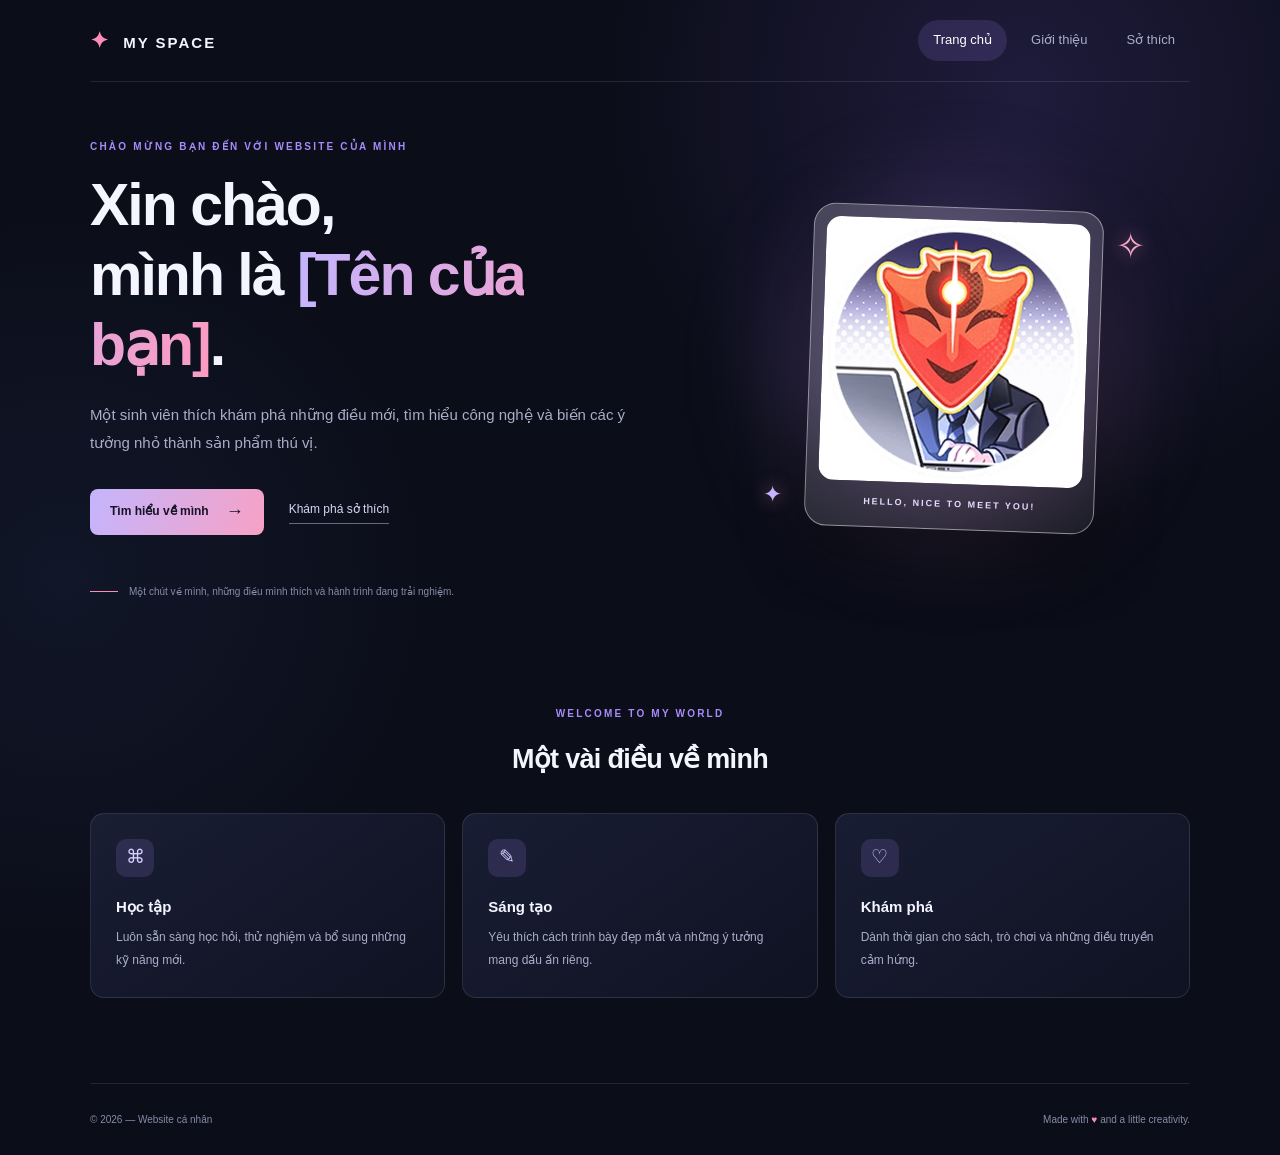
<file: index.html>
<!DOCTYPE html>
<html lang="vi">
<head>
  <meta charset="UTF-8">
  <meta name="viewport" content="width=device-width, initial-scale=1.0">
  <meta name="description" content="Website giới thiệu bản thân.">
  <title>Trang chủ | Góc nhỏ của mình</title>
  <link rel="stylesheet" href="style.css">
</head>
<body>
  <header class="site-header">
    <a class="brand" href="index.html"><span class="brand-mark">✦</span> MY SPACE</a>
    <nav class="nav" aria-label="Điều hướng chính">
      <a class="active" href="index.html">Trang chủ</a>
      <a href="about.html">Giới thiệu</a>
      <a href="hobbies.html">Sở thích</a>
    </nav>
  </header>

  <main>
    <section class="hero page-width">
      <div class="hero-copy">
        <p class="eyebrow"><span class="status-dot"></span> CHÀO MỪNG BẠN ĐẾN VỚI WEBSITE CỦA MÌNH</p>
        <h1>Xin chào,<br>mình là <span class="gradient-text">[Tên của bạn]</span>.</h1>
        <p class="lead">Một sinh viên thích khám phá những điều mới, tìm hiểu công nghệ và biến các ý tưởng nhỏ thành sản phẩm thú vị.</p>
        <div class="hero-actions">
          <a class="button primary" href="about.html">Tìm hiểu về mình <span>→</span></a>
          <a class="text-link" href="hobbies.html">Khám phá sở thích</a>
        </div>
        <div class="mini-note"><span class="note-line"></span> Một chút về mình, những điều mình thích và hành trình đang trải nghiệm.</div>
      </div>

      <div class="portrait-wrap">
        <div class="portrait-glow"></div>
        <div class="portrait-card">
          <img src="avatar.webp" alt="Ảnh đại diện của mình">
          <span class="portrait-caption">HELLO, NICE TO MEET YOU!</span>
        </div>
        <span class="orbit orbit-one">✧</span>
        <span class="orbit orbit-two">✦</span>
      </div>
    </section>

    <section class="quick-section page-width">
      <div class="section-heading">
        <p class="eyebrow">WELCOME TO MY WORLD</p>
        <h2>Một vài điều về mình</h2>
      </div>
      <div class="quick-grid">
        <article class="info-card">
          <span class="card-icon">⌘</span>
          <h3>Học tập</h3>
          <p>Luôn sẵn sàng học hỏi, thử nghiệm và bổ sung những kỹ năng mới.</p>
        </article>
        <article class="info-card">
          <span class="card-icon">✎</span>
          <h3>Sáng tạo</h3>
          <p>Yêu thích cách trình bày đẹp mắt và những ý tưởng mang dấu ấn riêng.</p>
        </article>
        <article class="info-card">
          <span class="card-icon">♡</span>
          <h3>Khám phá</h3>
          <p>Dành thời gian cho sách, trò chơi và những điều truyền cảm hứng.</p>
        </article>
      </div>
    </section>
  </main>

  <footer class="site-footer page-width">
    <span>© 2026 — Website cá nhân</span>
    <span>Made with <b>♥</b> and a little creativity.</span>
  </footer>
</body>
</html>
</file>
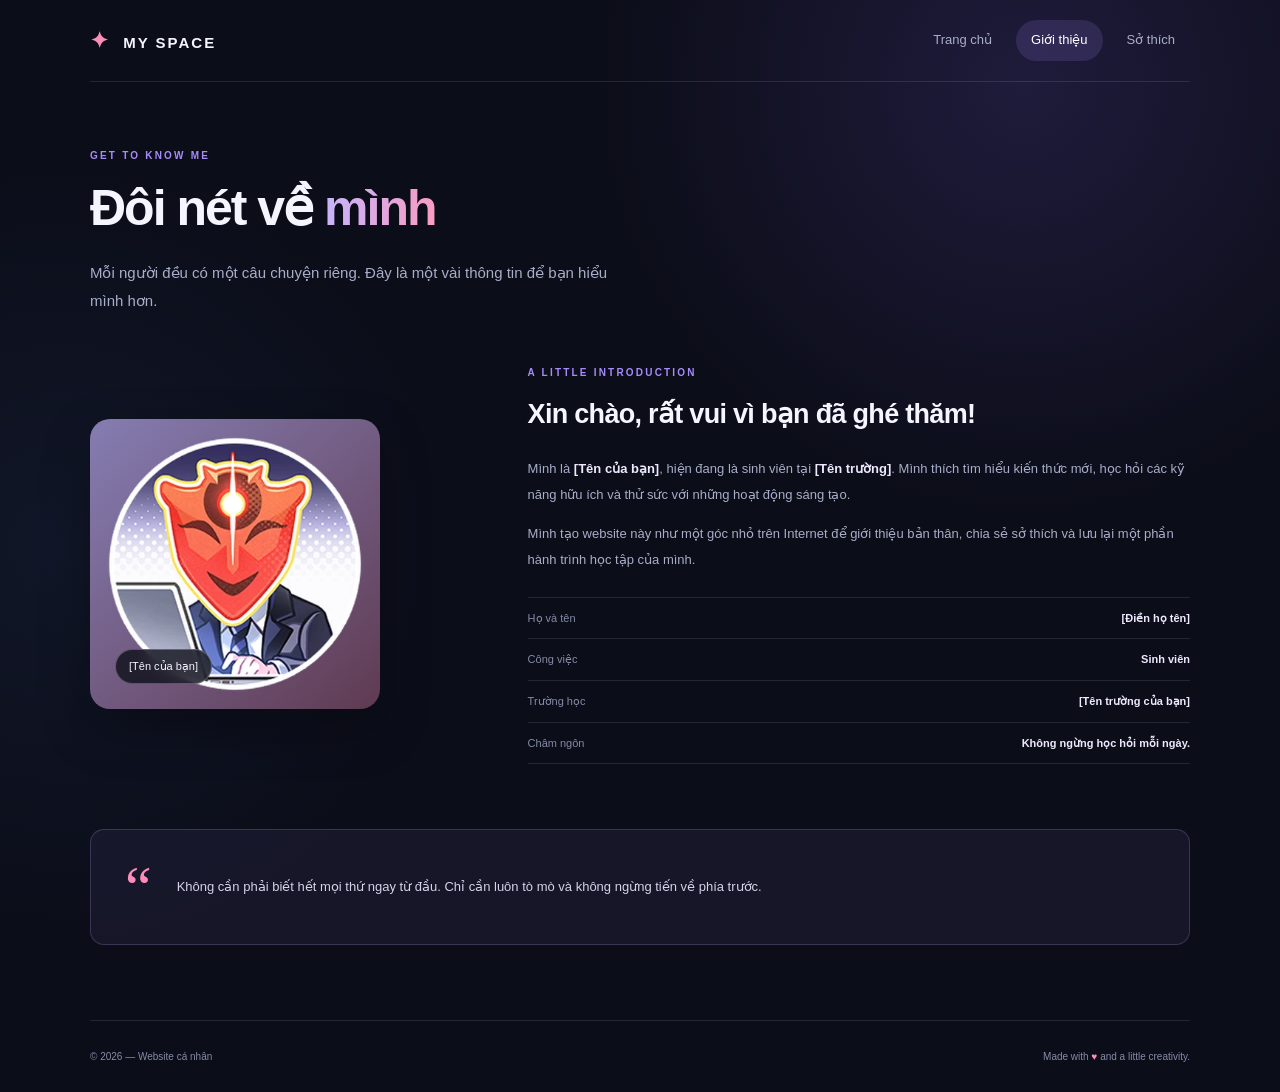
<file: about.html>
<!DOCTYPE html>
<html lang="vi">
<head>
  <meta charset="UTF-8">
  <meta name="viewport" content="width=device-width, initial-scale=1.0">
  <meta name="description" content="Thông tin giới thiệu bản thân.">
  <title>Giới thiệu | Góc nhỏ của mình</title>
  <link rel="stylesheet" href="style.css">
</head>
<body>
  <header class="site-header">
    <a class="brand" href="index.html"><span class="brand-mark">✦</span> MY SPACE</a>
    <nav class="nav" aria-label="Điều hướng chính">
      <a href="index.html">Trang chủ</a>
      <a class="active" href="about.html">Giới thiệu</a>
      <a href="hobbies.html">Sở thích</a>
    </nav>
  </header>

  <main class="page-width subpage">
    <section class="page-intro">
      <p class="eyebrow">GET TO KNOW ME</p>
      <h1>Đôi nét về <span class="gradient-text">mình</span></h1>
      <p class="lead">Mỗi người đều có một câu chuyện riêng. Đây là một vài thông tin để bạn hiểu mình hơn.</p>
    </section>

    <section class="about-layout">
      <div class="about-photo">
        <img src="avatar.webp" alt="Ảnh đại diện của mình">
        <div class="photo-tag">[Tên của bạn]</div>
      </div>
      <div class="about-content">
        <p class="eyebrow">A LITTLE INTRODUCTION</p>
        <h2>Xin chào, rất vui vì bạn đã ghé thăm!</h2>
        <p>Mình là <strong>[Tên của bạn]</strong>, hiện đang là sinh viên tại <strong>[Tên trường]</strong>. Mình thích tìm hiểu kiến thức mới, học hỏi các kỹ năng hữu ích và thử sức với những hoạt động sáng tạo.</p>
        <p>Mình tạo website này như một góc nhỏ trên Internet để giới thiệu bản thân, chia sẻ sở thích và lưu lại một phần hành trình học tập của mình.</p>
        <div class="detail-list">
          <div><span>Họ và tên</span><strong>[Điền họ tên]</strong></div>
          <div><span>Công việc</span><strong>Sinh viên</strong></div>
          <div><span>Trường học</span><strong>[Tên trường của bạn]</strong></div>
          <div><span>Châm ngôn</span><strong>Không ngừng học hỏi mỗi ngày.</strong></div>
        </div>
      </div>
    </section>

    <section class="quote-card">
      <span class="quote-mark">“</span>
      <p>Không cần phải biết hết mọi thứ ngay từ đầu. Chỉ cần luôn tò mò và không ngừng tiến về phía trước.</p>
    </section>
  </main>

  <footer class="site-footer page-width">
    <span>© 2026 — Website cá nhân</span>
    <span>Made with <b>♥</b> and a little creativity.</span>
  </footer>
</body>
</html>
</file>
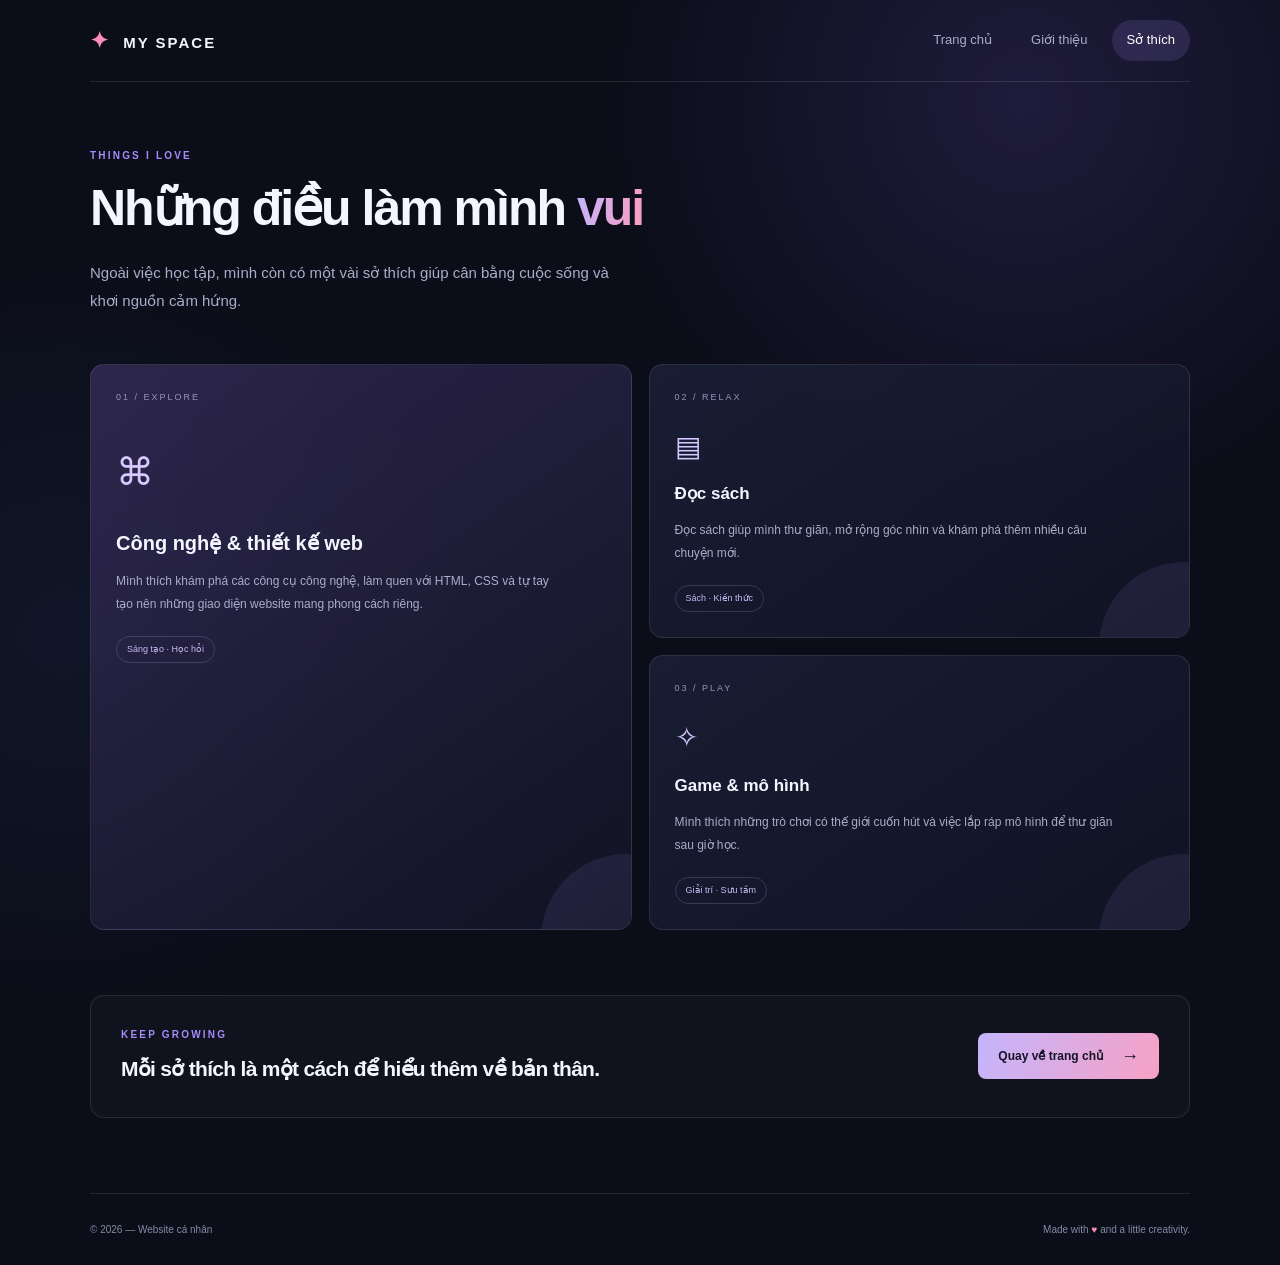
<file: hobbies.html>
<!DOCTYPE html>
<html lang="vi">
<head>
  <meta charset="UTF-8">
  <meta name="viewport" content="width=device-width, initial-scale=1.0">
  <meta name="description" content="Những sở thích và hoạt động yêu thích.">
  <title>Sở thích | Góc nhỏ của mình</title>
  <link rel="stylesheet" href="style.css">
</head>
<body>
  <header class="site-header">
    <a class="brand" href="index.html"><span class="brand-mark">✦</span> MY SPACE</a>
    <nav class="nav" aria-label="Điều hướng chính">
      <a href="index.html">Trang chủ</a>
      <a href="about.html">Giới thiệu</a>
      <a class="active" href="hobbies.html">Sở thích</a>
    </nav>
  </header>

  <main class="page-width subpage">
    <section class="page-intro">
      <p class="eyebrow">THINGS I LOVE</p>
      <h1>Những điều làm mình <span class="gradient-text">vui</span></h1>
      <p class="lead">Ngoài việc học tập, mình còn có một vài sở thích giúp cân bằng cuộc sống và khơi nguồn cảm hứng.</p>
    </section>

    <section class="hobby-grid">
      <article class="hobby-card hobby-featured">
        <div class="hobby-number">01 / EXPLORE</div>
        <div class="hobby-symbol">⌘</div>
        <h2>Công nghệ & thiết kế web</h2>
        <p>Mình thích khám phá các công cụ công nghệ, làm quen với HTML, CSS và tự tay tạo nên những giao diện website mang phong cách riêng.</p>
        <span class="tag">Sáng tạo · Học hỏi</span>
      </article>
      <article class="hobby-card">
        <div class="hobby-number">02 / RELAX</div>
        <div class="hobby-symbol">▤</div>
        <h2>Đọc sách</h2>
        <p>Đọc sách giúp mình thư giãn, mở rộng góc nhìn và khám phá thêm nhiều câu chuyện mới.</p>
        <span class="tag">Sách · Kiến thức</span>
      </article>
      <article class="hobby-card">
        <div class="hobby-number">03 / PLAY</div>
        <div class="hobby-symbol">✧</div>
        <h2>Game & mô hình</h2>
        <p>Mình thích những trò chơi có thế giới cuốn hút và việc lắp ráp mô hình để thư giãn sau giờ học.</p>
        <span class="tag">Giải trí · Sưu tầm</span>
      </article>
    </section>

    <section class="bottom-note">
      <div>
        <p class="eyebrow">KEEP GROWING</p>
        <h2>Mỗi sở thích là một cách để hiểu thêm về bản thân.</h2>
      </div>
      <a class="button primary" href="index.html">Quay về trang chủ <span>→</span></a>
    </section>
  </main>

  <footer class="site-footer page-width">
    <span>© 2026 — Website cá nhân</span>
    <span>Made with <b>♥</b> and a little creativity.</span>
  </footer>
</body>
</html>
</file>
<file: style.css>
:root {
  --bg: #0b0d18;
  --panel: #14182a;
  --panel-light: #1b2037;
  --text: #f4f5ff;
  --muted: #a8aec9;
  --purple: #a78bfa;
  --pink: #fb8db8;
  --line: rgba(255,255,255,.10);
}

* { box-sizing: border-box; }
html { scroll-behavior: smooth; }
body {
  margin: 0;
  min-height: 100vh;
  color: var(--text);
  background:
    radial-gradient(circle at 80% 8%, rgba(122, 91, 220, .18), transparent 27rem),
    radial-gradient(circle at 5% 50%, rgba(69, 104, 185, .10), transparent 25rem),
    var(--bg);
  font-family: 'Segoe UI', Arial, sans-serif;
  line-height: 1.7;
}
a { color: inherit; text-decoration: none; }
.page-width { width: min(1100px, calc(100% - 48px)); margin-inline: auto; }
.site-header {
  width: min(1100px, calc(100% - 48px));
  height: 82px;
  margin: 0 auto;
  display: flex;
  align-items: center;
  justify-content: space-between;
  border-bottom: 1px solid var(--line);
}
.brand { font-size: 15px; font-weight: 800; letter-spacing: 2px; }
.brand-mark { color: var(--pink); font-size: 22px; margin-right: 7px; }
.nav { display: flex; gap: 9px; align-items: center; }
.nav a { color: var(--muted); font-size: 13px; padding: 9px 15px; border-radius: 30px; transition: .2s ease; }
.nav a:hover, .nav a.active { color: white; background: rgba(167,139,250,.15); }
.hero { min-height: 560px; display: grid; grid-template-columns: 1.1fr .9fr; align-items: center; gap: 50px; padding-top: 56px; padding-bottom: 60px; }
.eyebrow { margin: 0 0 15px; color: var(--purple); font-size: 10px; letter-spacing: 2.2px; font-weight: 800; }
h1, h2, h3, p { margin-top: 0; }
.hero h1, .page-intro h1 { margin-bottom: 20px; font-size: clamp(37px, 5.2vw, 59px); line-height: 1.19; letter-spacing: -2px; }
.gradient-text { background: linear-gradient(100deg, #c4b5fd, #fb9bc1); color: transparent; background-clip: text; -webkit-background-clip: text; }
.lead { color: var(--muted); max-width: 540px; font-size: 15px; line-height: 1.9; }
.hero-actions { display: flex; align-items: center; gap: 25px; margin-top: 31px; }
.button { min-height: 46px; display: inline-flex; gap: 17px; align-items: center; justify-content: center; padding: 0 20px; border-radius: 8px; font-size: 12px; font-weight: 700; transition: transform .2s, box-shadow .2s; }
.button:hover { transform: translateY(-3px); box-shadow: 0 9px 26px rgba(167,139,250,.22); }
.button.primary { color: #171326; background: linear-gradient(110deg, #c4b5fd, #f7a1c5); }
.button span { font-size: 18px; }
.text-link { color: #d9d5f2; font-size: 12px; border-bottom: 1px solid rgba(217,213,242,.45); padding-bottom: 4px; }
.mini-note { display: flex; align-items: center; gap: 11px; margin-top: 48px; color: #858ba8; font-size: 10px; }
.note-line { width: 28px; height: 1px; background: var(--pink); }
.portrait-wrap { min-height: 390px; display: grid; place-items: center; position: relative; }
.portrait-glow { position: absolute; width: 310px; height: 310px; border-radius: 50%; background: linear-gradient(135deg, rgba(167,139,250,.40), rgba(251,141,184,.18)); filter: blur(55px); }
.portrait-card { z-index: 1; position: relative; width: min(290px, 75vw); padding: 12px 12px 17px; border: 1px solid rgba(255,255,255,.45); border-radius: 22px; background: linear-gradient(145deg, rgba(255,255,255,.20), rgba(255,255,255,.06)); box-shadow: 0 25px 65px rgba(0,0,0,.38); transform: rotate(2deg); }
.portrait-card img { display: block; width: 100%; aspect-ratio: 1; object-fit: cover; border-radius: 15px; background: #fff; }
.portrait-caption { display: block; text-align: center; padding-top: 13px; font-size: 9px; letter-spacing: 2px; color: #e4ddff; font-weight: 700; }
.orbit { z-index: 2; position: absolute; color: #f8a8c9; text-shadow: 0 0 18px rgba(251,141,184,.7); }
.orbit-one { top: 42px; right: 45px; font-size: 35px; }
.orbit-two { bottom: 50px; left: 45px; font-size: 23px; color: #c4b5fd; }
.quick-section { padding: 45px 0 85px; }
.section-heading { text-align: center; margin-bottom: 30px; }
.section-heading h2, .about-content h2, .bottom-note h2 { font-size: 27px; letter-spacing: -.7px; }
.quick-grid { display: grid; grid-template-columns: repeat(3, 1fr); gap: 17px; }
.info-card, .hobby-card { border: 1px solid var(--line); background: linear-gradient(145deg, rgba(27,32,55,.88), rgba(17,20,36,.88)); border-radius: 14px; padding: 25px; }
.card-icon { display: grid; place-items: center; width: 38px; height: 38px; margin-bottom: 17px; border-radius: 10px; color: #d9cfff; background: rgba(167,139,250,.15); font-size: 19px; }
.info-card h3 { margin-bottom: 7px; font-size: 15px; }
.info-card p, .hobby-card p { margin-bottom: 0; color: var(--muted); font-size: 12px; line-height: 1.9; }
.site-footer { border-top: 1px solid var(--line); min-height: 72px; display: flex; align-items: center; justify-content: space-between; color: #858ba8; font-size: 10px; }
.site-footer b { color: var(--pink); }
.subpage { padding-top: 65px; padding-bottom: 75px; }
.page-intro { max-width: 690px; margin-bottom: 48px; }
.page-intro h1 { font-size: clamp(36px, 5vw, 50px); }
.about-layout { display: grid; grid-template-columns: .72fr 1.28fr; gap: 65px; align-items: center; }
.about-photo { max-width: 290px; position: relative; padding: 12px; border-radius: 20px; background: linear-gradient(140deg, rgba(196,181,253,.65), rgba(251,141,184,.35)); box-shadow: 0 20px 50px rgba(0,0,0,.3); }
.about-photo img { display: block; width: 100%; border-radius: 13px; }
.photo-tag { position: absolute; bottom: 25px; left: 25px; padding: 7px 13px; border: 1px solid rgba(255,255,255,.25); border-radius: 20px; background: rgba(11,13,24,.78); backdrop-filter: blur(8px); font-size: 11px; }
.about-content h2 { line-height: 1.4; }
.about-content > p:not(.eyebrow) { color: var(--muted); font-size: 13px; line-height: 2; }
.about-content strong { color: #eee9ff; }
.detail-list { margin-top: 24px; border-top: 1px solid var(--line); }
.detail-list div { display: flex; justify-content: space-between; gap: 20px; padding: 11px 0; border-bottom: 1px solid var(--line); font-size: 11px; }
.detail-list span { color: #858ba8; }
.detail-list strong { text-align: right; font-weight: 600; }
.quote-card { margin-top: 65px; padding: 27px 34px; border: 1px solid rgba(196,181,253,.2); border-radius: 14px; background: rgba(167,139,250,.07); display: flex; align-items: center; gap: 25px; }
.quote-mark { color: var(--pink); font-family: Georgia, serif; font-size: 60px; line-height: 1; }
.quote-card p { margin: 0; color: #d5d2e9; font-size: 13px; }
.hobby-grid { display: grid; grid-template-columns: repeat(2, 1fr); gap: 17px; }
.hobby-card { min-height: 245px; position: relative; overflow: hidden; }
.hobby-card::after { content: ''; position: absolute; width: 170px; height: 170px; right: -80px; bottom: -95px; border-radius: 50%; background: rgba(167,139,250,.10); }
.hobby-featured { grid-row: span 2; min-height: 507px; background: linear-gradient(145deg, rgba(67,53,108,.60), rgba(17,20,36,.94)); }
.hobby-number { color: #9992bc; font-size: 9px; letter-spacing: 2px; }
.hobby-symbol { margin: 35px 0 22px; color: #d7c8ff; font-size: 38px; }
.hobby-card h2 { margin-bottom: 10px; font-size: 20px; }
.hobby-card p { max-width: 440px; }
.tag { display: inline-block; margin-top: 20px; padding: 5px 10px; border: 1px solid rgba(196,181,253,.2); border-radius: 20px; color: #c7b9f5; font-size: 9px; }
.hobby-card:not(.hobby-featured) .hobby-symbol { margin-top: 18px; margin-bottom: 10px; font-size: 28px; }
.hobby-card:not(.hobby-featured) h2 { font-size: 17px; }
.bottom-note { display: flex; justify-content: space-between; align-items: center; gap: 25px; margin-top: 65px; padding: 30px; border: 1px solid var(--line); border-radius: 14px; background: rgba(255,255,255,.025); }
.bottom-note h2 { max-width: 570px; margin: 0; font-size: 21px; }
.bottom-note .eyebrow { margin-bottom: 8px; }

@media (max-width: 760px) {
  .site-header { height: auto; min-height: 75px; align-items: flex-start; flex-direction: column; justify-content: center; gap: 8px; padding: 12px 0; }
  .nav { width: 100%; gap: 2px; }
  .nav a { padding: 7px 11px; font-size: 11px; }
  .hero { grid-template-columns: 1fr; gap: 10px; padding-top: 55px; }
  .hero-copy { order: 1; }
  .portrait-wrap { order: 0; min-height: 300px; }
  .portrait-card { width: 220px; }
  .portrait-glow { width: 230px; height: 230px; }
  .orbit-one { top: 20px; right: 18%; }
  .orbit-two { bottom: 25px; left: 15%; }
  .quick-grid { grid-template-columns: 1fr; }
  .about-layout { grid-template-columns: 1fr; gap: 35px; }
  .about-photo { width: min(260px, 80%); margin: 0 auto; }
  .hobby-grid { grid-template-columns: 1fr; }
  .hobby-featured { grid-row: auto; min-height: 300px; }
  .bottom-note { align-items: flex-start; flex-direction: column; }
  .site-footer { padding: 18px 0; align-items: flex-start; flex-direction: column; justify-content: center; gap: 4px; }
}
</file>
